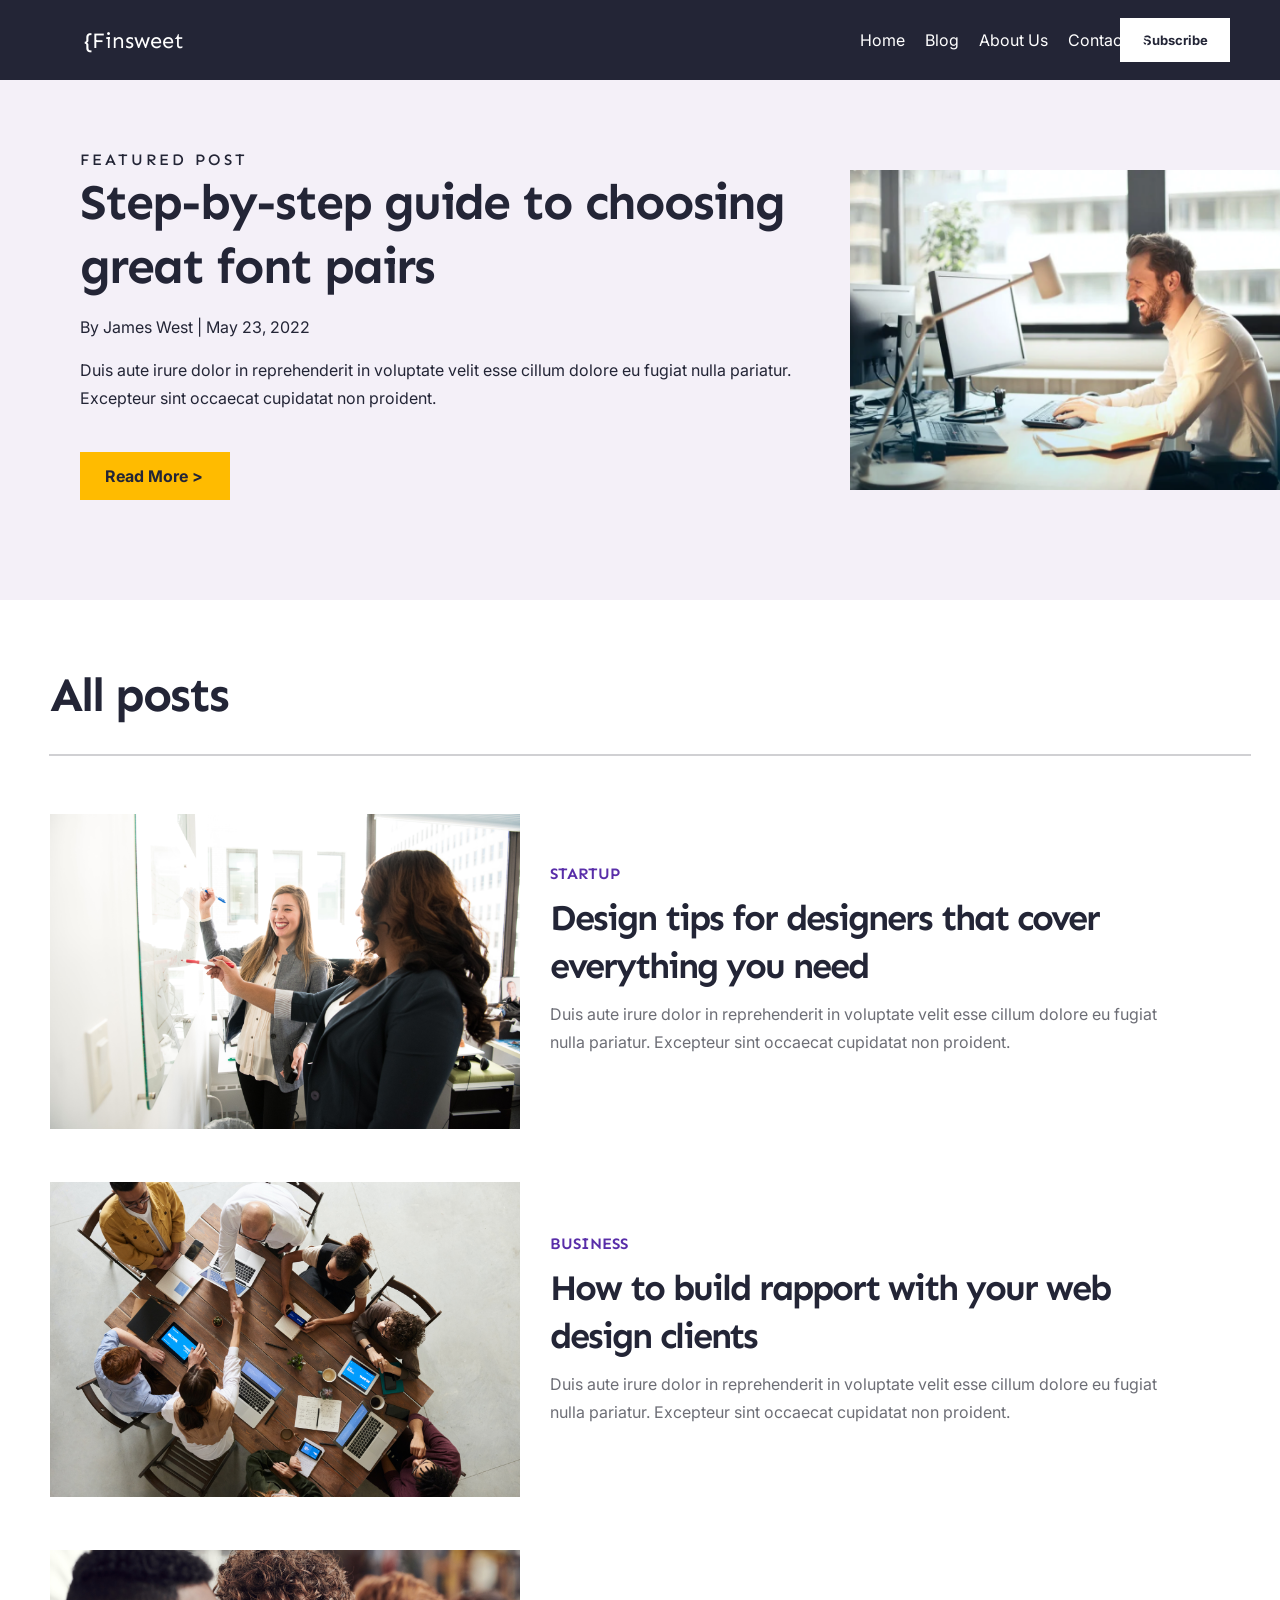
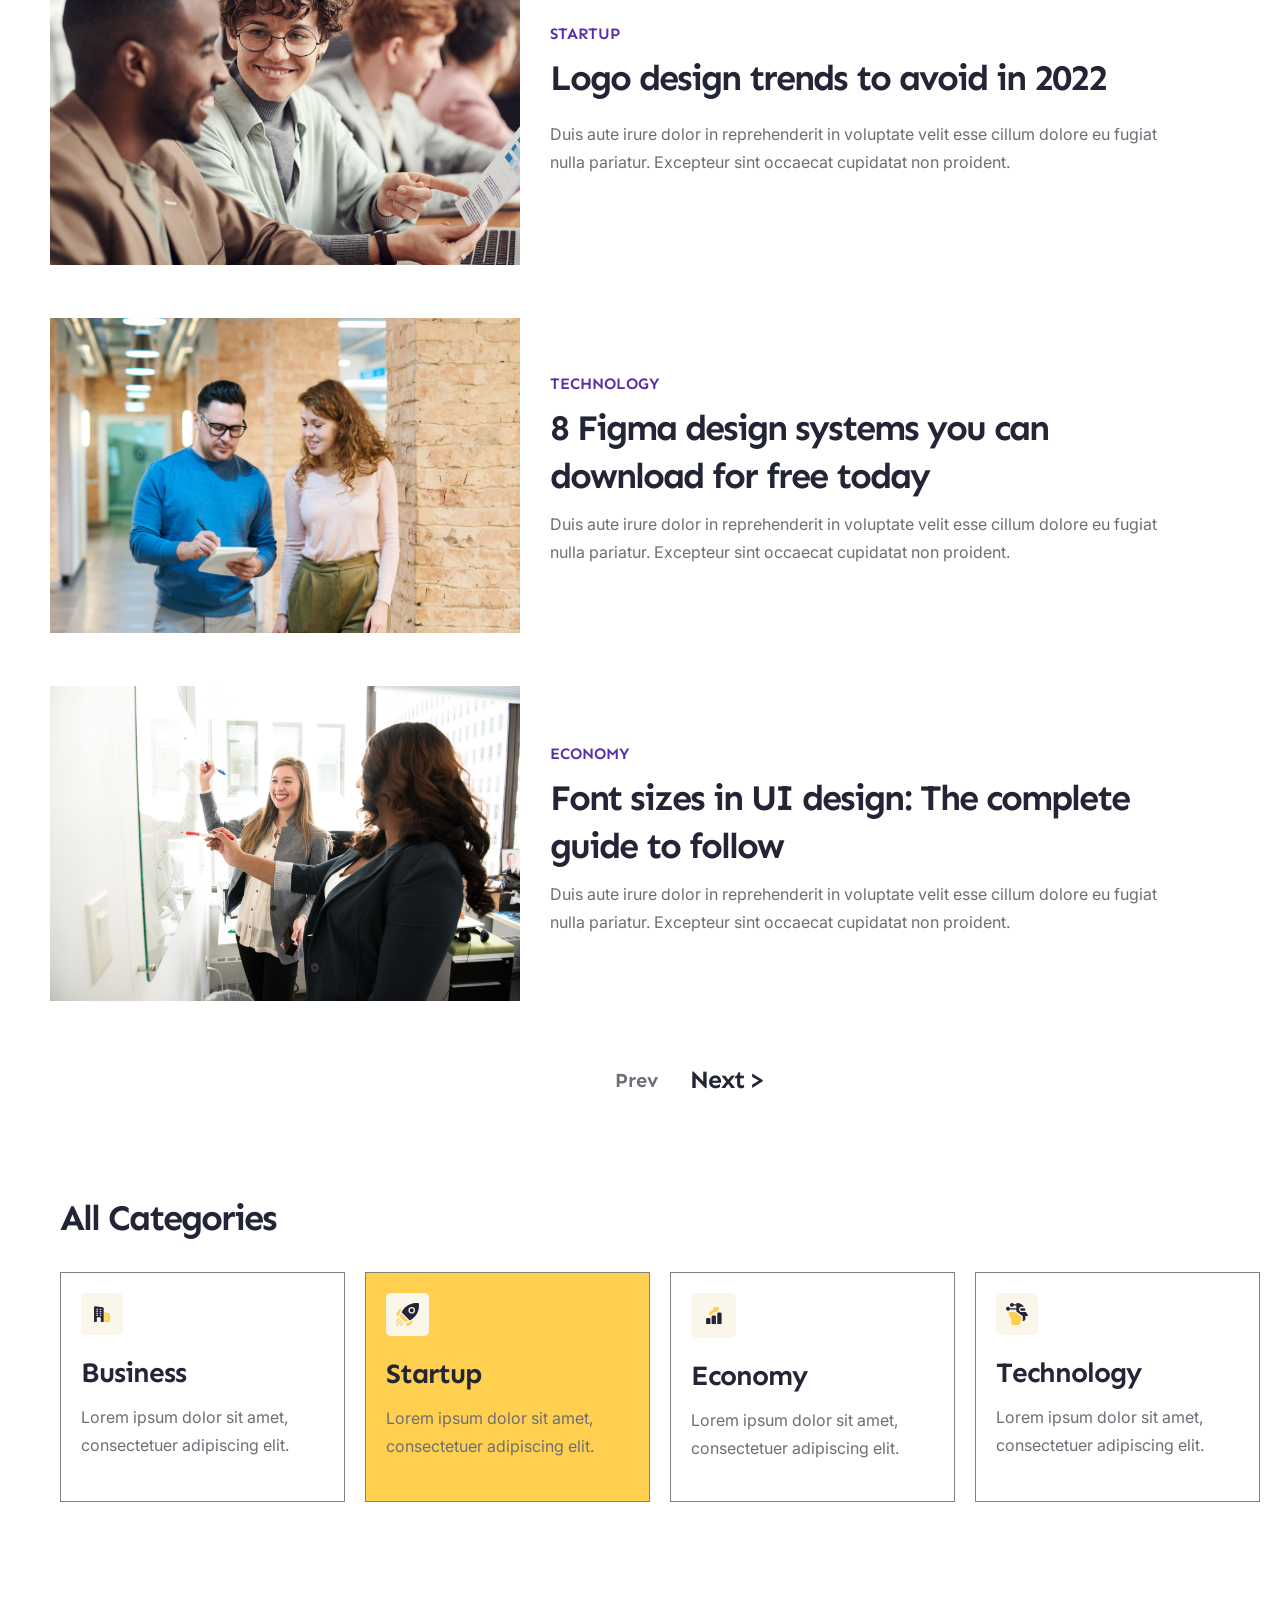
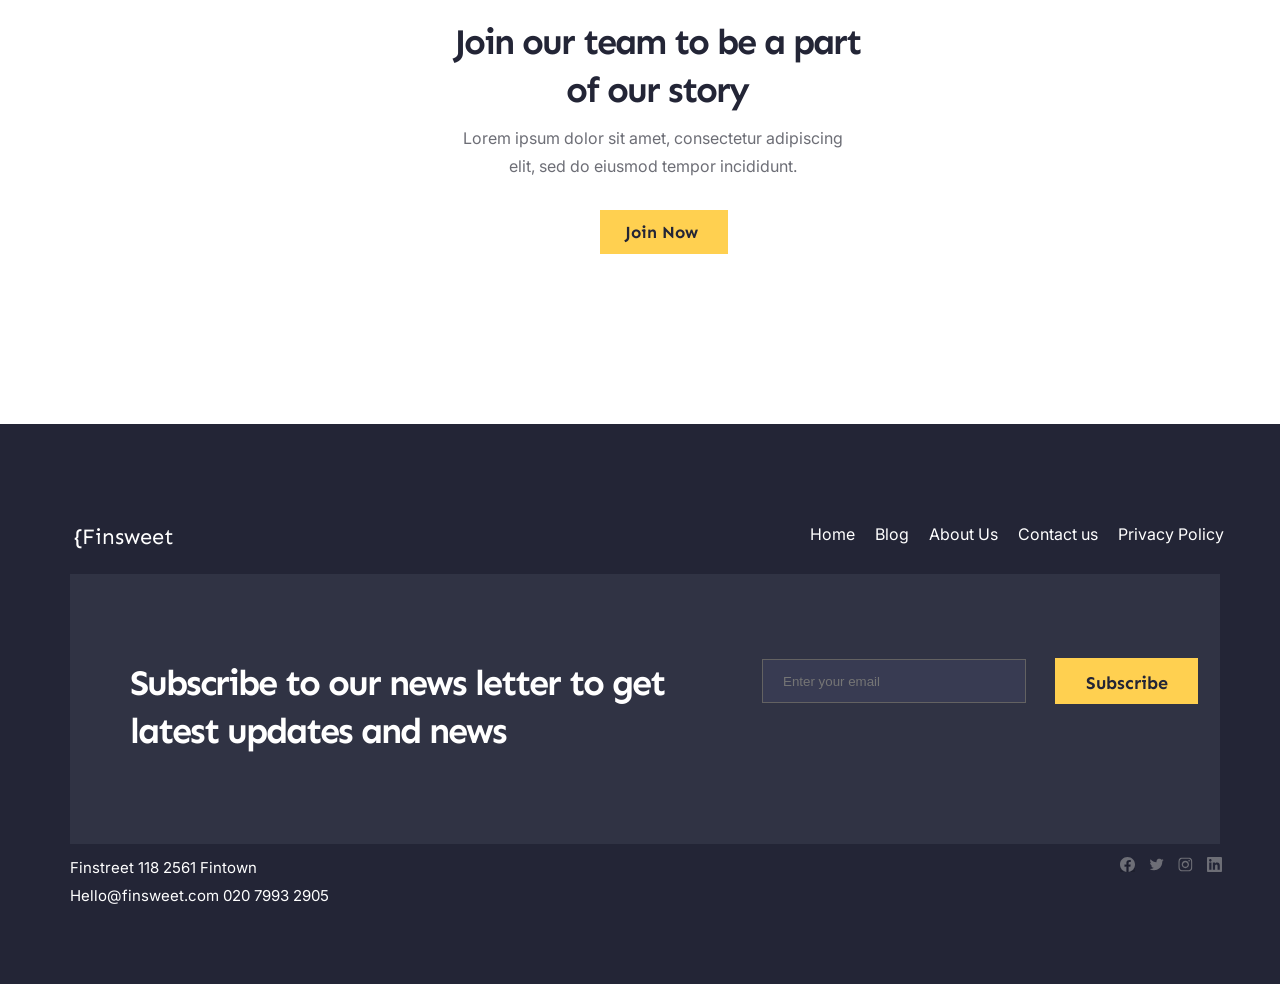
<file: blog.html>
<!DOCTYPE html>
<html lang="en">
    <head>
        <meta charset="UTF-8">
        <meta http-equiv="X-UA-Compatible" content="IE=edge">
        <meta name="viewport" content="width=device-width, initial-scale=1.0">
        <link rel="preconnect" href="https://fonts.googleapis.com">
        <link rel="preconnect" href="https://fonts.gstatic.com" crossorigin>
        <link href="https://fonts.googleapis.com/css2?family=Inter:wght@100;200;300;400;500;600;700;800;900&display=swap" rel="stylesheet">
        <link rel="preconnect" href="https://fonts.googleapis.com">
        <link rel="preconnect" href="https://fonts.gstatic.com" crossorigin>
        <link href="https://fonts.googleapis.com/css2?family=Inter:wght@100;200;300;400;500;600;700;800;900&family=Sen:wght@400;700;800&display=swap" rel="stylesheet">
        <link rel="stylesheet" href="styleblog.css">
        <title>Homework_3</title>
    </head>
<body>

    <header>
        <nav class="nav">
           <h3><a href="#">{Finsweet</a></h3>
            <ul class="nav-bar">
                <a href="#"><li>Home</li></a>
                <a href="#"><li>Blog</li></a>
                <a href="#"><li>About Us</li></a>
                <a href="#"><li>Contact us</li></a>
            </ul>
            <a href="#" class="button">Subscribe</a>
        </nav>
    </header>

    <main>
        <div class="bcg">
            <section class="first">
                <h5>Featured post</h5>
                <h3>Step-by-step guide to choosing great font pairs</h3>
                <p class="p1">By <span class="name">James West </span>  |  May 23, 2022 </p>
                <p class="p2">Duis aute irure dolor in reprehenderit in voluptate velit esse cillum dolore eu fugiat nulla pariatur. Excepteur sint occaecat cupidatat non proident.</p>
                <div class="readmore">Read More ></div>
            </section>
            <img src="./assetsblog/man-in-white.png" alt="">
        </div>
    </main> 

    <div class="container">
        <section class="second">
            <h1>All posts</h1>
        </section>
        
        <hr>

        <section class="third">
            <div class="third-div1">
                <img src="./assetsblog/pexels-christina-morillo.jpg" alt="">
                <div class="subdiv1">
                    <h4>Startup</h4>
                    <h2>Design tips for designers that cover everything you need</h2>
                    <p>Duis aute irure dolor in reprehenderit in voluptate velit esse cillum dolore eu fugiat nulla pariatur. Excepteur sint occaecat cupidatat non proident.</p>
                </div>
            </div>
            <div class="third-div1 third-div2">
                <img src="./assetsblog/pexels-handshake.jpg" alt="">
                <div class="subdiv1 subdiv2">
                    <h4>BUSINESS</h4>
                    <h2>How to build rapport with your web design clients</h2>
                    <p>Duis aute irure dolor in reprehenderit in voluptate velit esse cillum dolore eu fugiat nulla pariatur. Excepteur sint occaecat cupidatat non proident.</p>
                </div>
            </div>
            <div class="third-div1 third-div3">
                <img src="./assetsblog/pexels-fauxels.jpg" alt="">
                <div class="subdiv1 subdiv3">
                    <h4>Startup</h4>
                    <h2>Logo design trends to avoid in 2022</h2>
                    <p>Duis aute irure dolor in reprehenderit in voluptate velit esse cillum dolore eu fugiat nulla pariatur. Excepteur sint occaecat cupidatat non proident.</p>
                </div>
            </div>
            <div class="third-div1 third-div4">
                <img src="./assetsblog/pexels-walking.jpg" alt="">
                <div class="subdiv1 subdiv4">
                    <h4>TECHNOLOGY</h4>
                    <h2>8 Figma design systems you can download for free today</h2>
                    <p>Duis aute irure dolor in reprehenderit in voluptate velit esse cillum dolore eu fugiat nulla pariatur. Excepteur sint occaecat cupidatat non proident.</p>
                </div>
            </div>
            <div class="third-div1 third-div5">
                <img src="./assetsblog/pexels-two-women.jpg" alt="">
                <div class="subdiv1 subdiv5">
                    <h4>ECONOMY</h4>
                    <h2>Font sizes in UI design: The complete guide to follow</h2>
                    <p>Duis aute irure dolor in reprehenderit in voluptate velit esse cillum dolore eu fugiat nulla pariatur. Excepteur sint occaecat cupidatat non proident.</p>
                </div>
            </div>
        </section>

        <section class="four">
            <h4>Prev</h4>
            <h3>Next ></h3>
        </section>

        <section class="fourth">
            <h2>All Categories</h2>
            <div class="fourth-div">
                <div class="fourth-div1">
                    <img src="./assets/business.svg" alt="">
                    <h3>Business</h3>
                    <p>Lorem ipsum dolor sit amet, consectetuer adipiscing elit.</p>
                </div>
                <div class="fourth-div2">
                    <img src="./assets/startup.svg" alt="">
                    <h3>Startup</h3>
                    <p>Lorem ipsum dolor sit amet, consectetuer adipiscing elit.</p>
                </div>
                <div class="fourth-div3">
                    <img src="./assets/economy.svg" alt="">
                    <h3>Economy</h3>
                    <p>Lorem ipsum dolor sit amet, consectetuer adipiscing elit.</p>
                </div>
                <div class="fourth-div4">
                    <img src="./assets/tecno.svg" alt="">
                    <h3>Technology</h3>
                    <p>Lorem ipsum dolor sit amet, consectetuer adipiscing elit.</p>
                </div>
            </div>
        </section>

        <section class="nine">
            <h2>Join our team to be a part of our story</h2>
            <p>Lorem ipsum dolor sit amet, consectetur adipiscing elit, sed do eiusmod tempor incididunt.</p>
            <h4>Join Now</h4>
        </section>

        <footer>
            <section class="ten">
                <div class="nav footer-nav">
                    <h3><a href="#">{Finsweet</a></h3>
                     <ul class="nav-bar">
                         <a href="#"><li>Home</li></a>
                         <a href="#"><li>Blog</li></a>
                         <a href="#"><li>About Us</li></a>
                         <a href="#"><li>Contact us</li></a>
                         <a href="#"><li>Privacy Policy</li></a>
                     </ul>
                </div>

                <div class="ten-div1">
                    <h2>Subscribe to our news letter to get latest updates and news</h2>
                    <input type="text" placeholder="Enter your email">
                    <h4>Subscribe</h4>
                </div>

                <div class="ten-div2">
                    <p>Finstreet 118 2561 Fintown</p>
                    <p>Hello@finsweet.com  020 7993 2905</p>
                        <div class="wrapper ten-div3">
                            <img src="./assetsblog/fb2.svg" alt="">
                            <img src="./assetsblog/twitter2.svg" alt="">
                            <img src="./assetsblog/insta2.svg" alt="">
                            <img src="./assetsblog/linkedin2.svg" alt="">
                        </div>
                </div>
            </section>
        </footer>
        
    </div>
</body>
</html>
</file>
<file: styleblog.css>
/* http://meyerweb.com/eric/tools/css/reset/ 
   v2.0 | 20110126
   License: none (public domain)
*/

html, body, div, span, applet, object, iframe,
h1, h2, h3, h4, h5, h6, p, blockquote, pre,
a, abbr, acronym, address, big, cite, code,
del, dfn, em, img, ins, kbd, q, s, samp,
small, strike, strong, sub, sup, tt, var,
b, u, i, center,
dl, dt, dd, ol, ul, li,
fieldset, form, label, legend,
table, caption, tbody, tfoot, thead, tr, th, td,
article, aside, canvas, details, embed, 
figure, figcaption, footer, header, hgroup, 
menu, nav, output, ruby, section, summary,
time, mark, audio, video {
	margin: 0;
	padding: 0;
	border: 0;
	font-size: 100%;
	font: inherit;
	vertical-align: baseline;
}
/* HTML5 display-role reset for older browsers */
article, aside, details, figcaption, figure, 
footer, header, hgroup, menu, nav, section {
	display: block;
}
body {
	line-height: 1;
}
ol, ul {
	list-style: none;
}
blockquote, q {
	quotes: none;
}
blockquote:before, blockquote:after,
q:before, q:after {
	content: '';
	content: none;
}
table {
	border-collapse: collapse;
	border-spacing: 0;
}
body {
    box-sizing: border-box;
    font-family: 'Inter', sans-serif;
	font-style: normal;
}
h1,h2,h3,h4,h5 {
    font-family: 'Sen', sans-serif;
}
.container {
    max-width: 1280px;
    /* width: 100%; */
    margin: 0 auto;
    line-height: 160%;
}

.nav {
	position: absolute;
	width: 100%;
	height: 80px;
	background: #232536;
}
.nav h3 a{
	position: absolute;
	width: 140px;
	height: 28.35px;
	left: 83px;
	top: 30px;
	text-decoration: none;
	color:  #FFFFFF;
	font-size: 22px;
}
.nav-bar {
	position: absolute;
	width: 505px;
	height: 29px;
	left: 860px;
	top: 26px;
	display: inline-block;

}
.nav-bar li {
	float: left;
	font-weight: 400;
	font-size: 16px;
	line-height: 28px;
	padding-right: 20px;
	align-items: center;
	color: #FFFFFF;

}
.button {
	float: right;
	width: 90px;
	height: 24px;
	font-weight: 700;
	font-size: 13px;
	line-height: 24px;
	text-align: center;
	color: #232536;
	text-decoration: none;
	margin-top: 18px;
	margin-right: 50px;
	background-color: white;
	padding: 10px;
}

.bcg {
	position: absolute;
	width: 100%;
	height: 520px;
	right: 0px;
	top: 80px;
    color: #232536;
    background: #F4F0F8;
}

.first {
	position: absolute;
	width: 770px;
	height: 400px;
	left: 80px;
	top: 70px;
}
.first h5 {
	font-weight: 500;
	font-size: 16px;
	line-height: 20px;
	letter-spacing: 3px;
	text-transform: uppercase;
}
.first h3 {
	font-weight: 700;
	font-size: 50px;
	line-height: 64px;
	letter-spacing: -2px;
}
.first p {
	margin-top: 15px;
	font-weight: 400;
	font-size: 16px;
	line-height: 28px;
}

.readmore {
	width: 100px;
	height: 24px;
	padding: 12px 25px;
	font-weight: 700;
	font-size: 16px;
	line-height: 24px;
	align-items: center;
	margin-top: 40px;
	margin-left: 0px;
	color: #232536;
	background-color: rgb(255, 187, 0);
}
.bcg img {
    position: absolute;
    width: 450px;
    height: 320px;
    top: 90px;
    left: 850px;
}
.second {
    position: relative;
    width: 1200px;
    height: 96px;
    left: 50px;
    top: 663px;
}
.second h1 {
    width: 180px;
    height: 64px;
    font-weight: 700;
    font-size: 48px;
    line-height: 64px;
    letter-spacing: -2px;
    color: #232536;
}
hr {
    position: relative;
    width: 1200px;
    height: 0px;
    left: 10px;
    top: 650px;
    opacity: 0.32;
    border: 1px solid #6D6E76;
}
.third {
    position: relative;
    width: 1200px;
    height: 1820px;
    left: 50px;
    top: 700px;
}
.third-div1 {
    width: 1200px;
    height: 318px;
}
.third-div2 {
    margin-top: 50px;
}
.third-div3 {
    margin-top: 50px;
}
.third-div4 {
    margin-top: 50px;
}
.third-div5 {
    margin-top: 50px;
}
.third-div1 img {
    /* position: relative; */
    width: 470px;
    height: 315px;
    float: left;
}
.subdiv1 {
    position: absolute;
    width: 620px;
    height: 208px;
    left: 500px;
    top: 50px;
}
.third-div1 h4 {
    width: 183.37px;
    height: 20px;
    font-weight: 600;
    font-size: 16px;
    line-height: 20px;;
    text-transform: uppercase;
    color: #592EA9;
}
.third-div1 h2 {
    width: 602.89px;
    height: 96px;
    margin-top: 10px;
    font-weight: 700;
    font-size: 36px;
    line-height: 48px;
    letter-spacing: -2px;
    color: #232536;
}
.third-div1 p {
    width: 624px;
    height: 56px;
    margin-top: 10px;
    font-weight: 400;
    font-size: 16px;
    line-height: 28px;
    color: #6D6E76;
}
.subdiv2 {
    top: 420px;
}
.subdiv3 {
    height: 170px;
    top: 810px;
}
.subdiv3 p {
    margin-top: -30px;
}
.subdiv4 {
    top: 1160px;
}
.subdiv5 {
    top: 1530px;
}
.four {
    position: relative;
    width: 174px;
    height: 40px;
    left: 600px;
    top: 730px;
}
.four h4 {
    width: 73px;
    height: 32px;
    font-weight: 700;
    font-size: 20px;
    line-height: 32px;
    align-items: center;
    text-align: center;
    float: left;
    color: #6D6E76;
}
.four h3 {
    width: 84px;
    height: 40px;
    font-weight: 700;
    font-size: 25px;
    line-height: 40px;
    letter-spacing: -1px;
    margin-top: -4px;
    float: right;
    color: #232536;
}

.fourth {
	position: relative;
	width: 1200px;
	height: 324px;
	left: 60px;
	top: 820px;
}
.fourth h2 {
	width: 302px;
	height: 48px;
	font-weight: 700;
	font-size: 36px;
	line-height: 48px;
	letter-spacing: -2px;
	color: #232536;
}
.fourth-div {
	width: 1200px;
	height: 228px;
	margin-top: 30px;
	display: inline-block;
}

.fourth-div h3 {
	width: 107px;
	height: 40px;
	padding-left: 10px;
	padding-top: 10px;
	font-weight: 700;
	font-size: 28px;
	line-height: 40px;
	letter-spacing: -1px;
	color: #232536;
}
.fourth-div p {
	width: 232px;
	height: 56px;
	padding-left: 10px;
	padding-top: 10px;
	font-weight: 400;
	font-size: 16px;
	line-height: 28px;
	color: #6D6E76;
}
.fourth-div1 {
	width: 263px;
	height: 208px;
	margin-right: 20px;
	padding: 10px;
	float: left;
	border: solid grey 0.5px;
}
.fourth-div2 {
	width: 263px;
	height: 208px;
	margin-right: 20px;
	padding: 10px;
	float: left;
	border: solid grey 0.5px;
	background-color: #FFD050;
}
.fourth-div3 {
	width: 263px;
	height: 208px;
	margin-right: 20px;
	padding: 10px;
	float: left;
	border: solid grey 0.5px;
}
.fourth-div4 {
	width: 263px;
	height: 208px;
	padding: 10px;
	float: left;
	border: solid grey 0.5px;
}
.fourth-div1 img {
	width: 32px;
	height: 32px;
	padding: 5px;
	margin-top: 10px;
	margin-left: 10px;
	border-radius: 5px;
	background: #FBF6EA;
}
.fourth-div2 img {
	width: 23px;
	height: 23px;
	padding: 10px;
	margin-top: 10px;
	margin-left: 10px;
	border-radius: 5px;
	background: #FBF6EA;
}
.fourth-div3 img {
	width: 35px;
	height: 35px;
	padding: 5px;
	margin-top: 10px;
	margin-left: 10px;
	border-radius: 5px;
	background: #FBF6EA;
}
.fourth-div4 img {
	width: 22px;
	height: 22px;
	padding: 10px;
	margin-top: 10px;
	margin-left: 10px;
	border-radius: 5px;
	background: #FBF6EA;
}
.nine {
	position: relative;
	width: 414px;
	height: 256px;
	left: 450px;
	top: 920px;
}
.nine h2 {
	width: 414px;
	height: 96px;
	font-weight: 700;
	font-size: 36px;
	line-height: 48px;
	text-align: center;
	letter-spacing: -2px;
	color: #232536;
}
.nine p {
	width: 405px;
	height: 56px;
	font-weight: 400;
	font-size: 16px;
	line-height: 28px;
	text-align: center;
	margin-top: 10px;
	color: #6D6E76;
}
.nine h4 {
	width: 78px;
	height: 24px;
	font-weight: 700;
	font-size: 17px;
	line-height: 24px;
	margin-top: 30px;
	margin-left: 150px;
	align-items: center;
	background-color: #FFD050;
	padding: 10px 25px;
	color: #232536;
}
footer {
	position: relative;
	width:100%;
	height: 560px;
	left: 0px;
	top: 1000px;
	background: #232536;
}
.ten {
	width: 1200px;
	height: 420px;
	margin: 70px;
}
.footer-nav {
	position: absolute;
	width: 1200px;
	height: 50;
	left: 70px;
	top: 70px;
}

.footer-nav h3 a {
	margin-left: -80px;
}
.footer-nav ul {
	margin-left: -120px;
}
.ten-div1 {
	position: absolute;
	width: 1150px;
	height: 270px;
	margin-top: -40px;
	left: 70px;
	top: 190px;
	background: #303344;
}
.ten-div1 h2 {
	width: 562px;
	height: 96px;
	font-weight: 700;
	font-size: 36px;
	line-height: 48px;
	align-items: center;
	letter-spacing: -2px;
	margin-top: 85px;
	margin-left: 60px;
	color: #FFFFFF;
	float: left;
}
.ten-div1 input {
	width: 240px;
	height: 40px;
	margin-top: 85px;
	margin-left: 70px;
	padding-left: 20px;
	color: #6D6E76;
	border: solid rgb(99, 98, 98) 1px;
	float: left;
	background: #383b52;
}
.ten-div1 h4 {
	width: 83px;
	height: 16px;
	font-weight: 700;
	font-size: 18px;
	line-height: 20px;
	align-items: center;
	float: left;
	margin-top: 84px;
	margin-left: 29px;
	padding: 15px 30px;
    text-align: center;
	background-color: #FFD050;;
	color: #232536;
}
.ten-div2 {
	position: absolute;
	width: 361px;
	height: 56px;
	left: 70px;
	top: 430px;
}
.ten-div2 p {
	width: 361px;
	height: 28px;
	font-weight: 400;
	font-size: 15px;
	line-height: 28px;
	color: #FFFFFF;
}
.ten-div3 {
	position: absolute;
	width: 125.5px;
	height: 40px;
	left: 1050px;
	top: 0px;
	float: right;
}
.ten-div3 img {
	width: 15px;
	height: 15px;
	margin-right: 10px;
}
</file>
